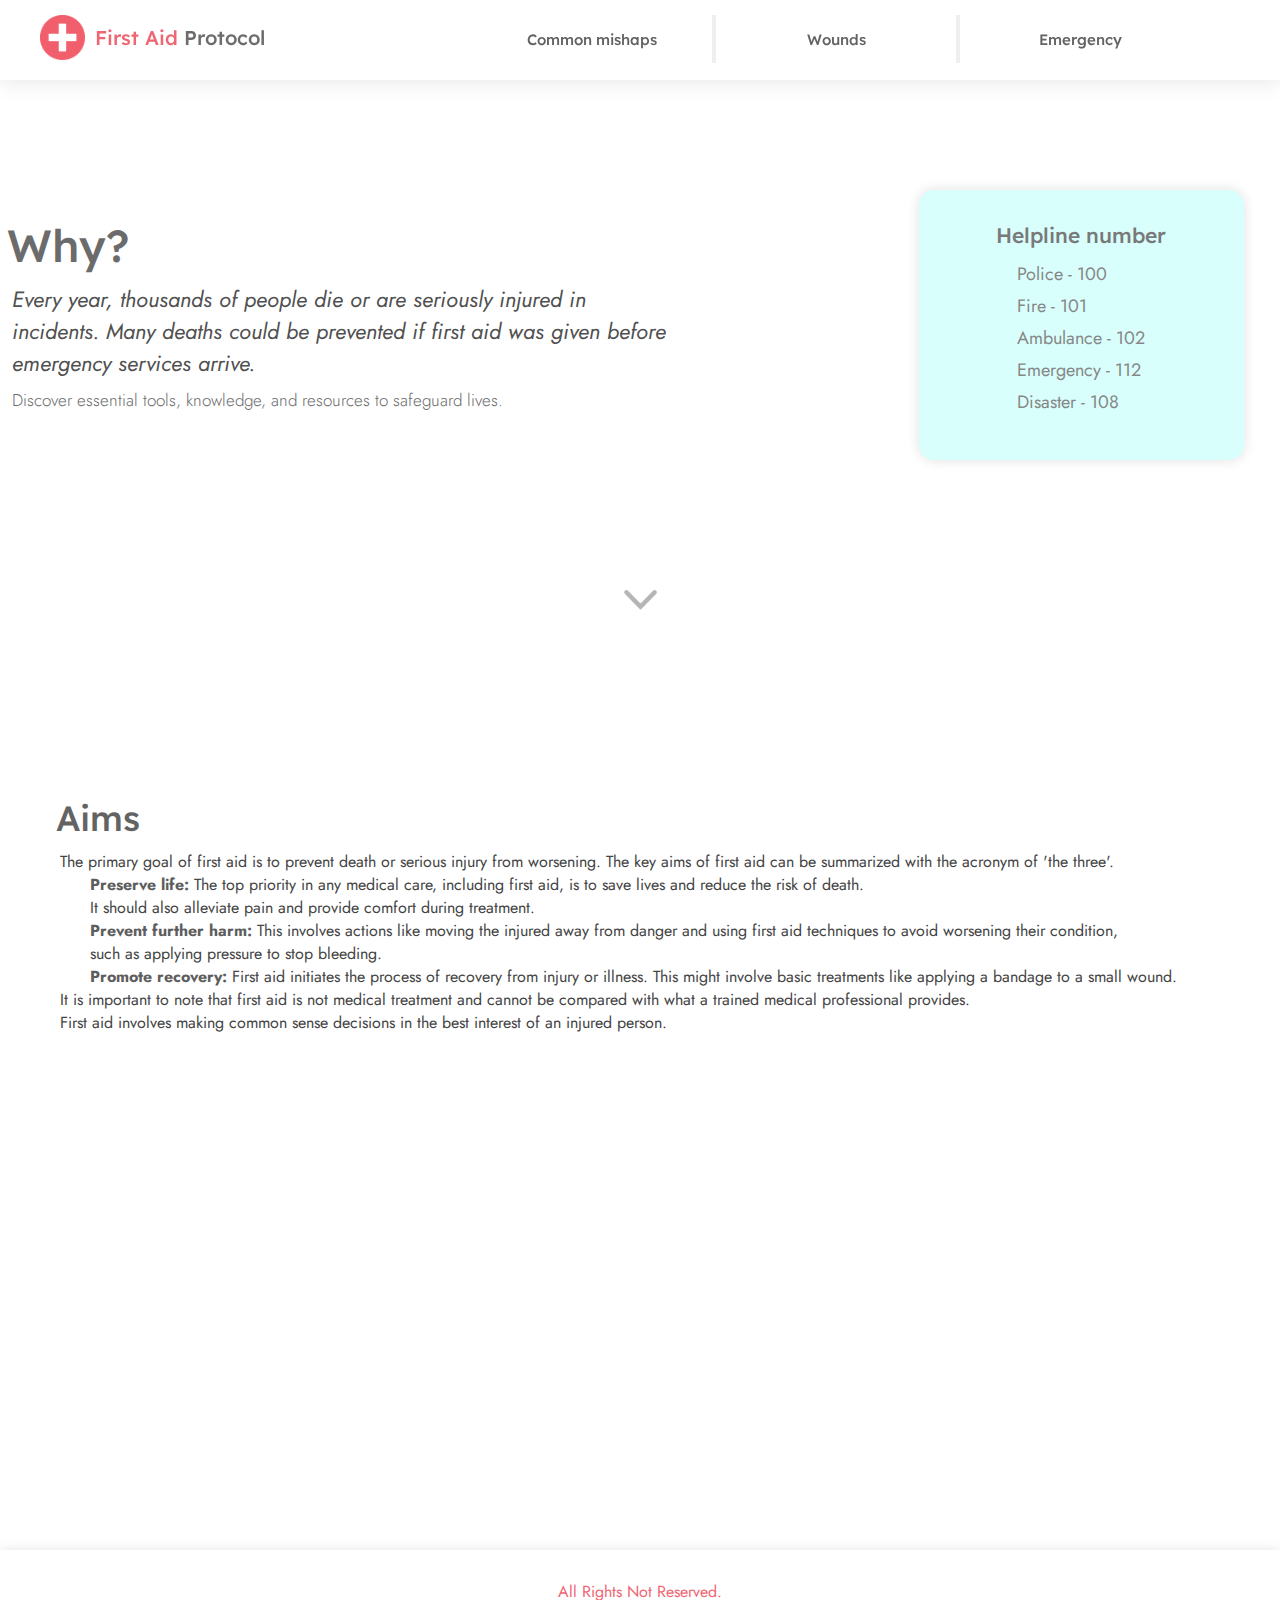
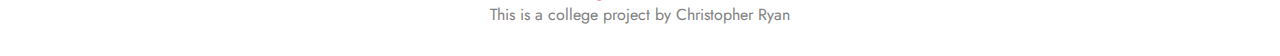
<file: index.html>
<!DOCTYPE html>
<html lang="en">
<head>
    <meta charset="UTF-8">
    <meta name="viewport" content="width=device-width, initial-scale=1.0">
    <title>Safety Protocol</title>
    <link rel="stylesheet" href="index.css">
</head>
<body>
    <div class="navbar">
        <a href="index.html">
            <div class="logo">
                <img id="FAimg" src="Images/First aid.png"><p id="logotext"><span id="red">First Aid</span> Protocol</p>
            </div>
        </a>
        <div class="sepbox">
            <div class="options">
             <a href="emergency.html" class="hover-effect">Emergency</a>
            </div>
                <div class="seperationblock"></div>
            <div class="options">
            <a href="wounds.html" class="hover-effect">Wounds</a>
            </div>
                <div class="seperationblock"></div>
            <div class="options">
            <a href="commonaccidents.html" class="hover-effect">Common mishaps</a>
            </div>
        </div>
    </div>
<div class="pagecontent">
    <div class="parafirst">
        <p class="introwhy">Why?</p>
        <p class="intro">
        Every year, thousands of people die or are seriously injured in <br>
        incidents. Many deaths could be prevented if first aid was given before <br>
        emergency services arrive.</p>    
        <p class="discover">
        Discover essential tools, knowledge, and resources to safeguard lives.<br>
        </p>
    </div>
    <div class="box">
        <p class="boxheader">Helpline number</p>
        <p class="boxcontent">Police - 100<br>
        Fire - 101<br>
        Ambulance - 102<br>
        Emergency - 112<br>
        Disaster - 108<br>
        </p>
    </div>
</div>
<div class="arrowdown">
    <a href="#anchorbone">
    <img id="ADimg" src="Images/Vector 2.jpg">
    </a> 
</div>
<div id="anchorbone"></div>

<div class="Intropoints">
    <p id="introheader">Aims</p>
    <p class="infotext">
        The primary goal of first aid is to prevent death or serious injury from worsening. The key aims of first aid can be summarized with the acronym of 'the three'.<br>
        <p class="infotextage">
            <b>Preserve life:</b> The top priority in any medical care, including first aid, is to save lives and reduce the risk of death.<br>
            It should also alleviate pain and provide comfort during treatment.<br>
            <b>Prevent further harm:</b> This involves actions like moving the injured away from danger and using first aid techniques to avoid worsening their condition,<br>
            such as applying pressure to stop bleeding.<br>
            <b>Promote recovery:</b> First aid initiates the process of recovery from injury or illness. This might involve basic treatments like applying a bandage to a small wound.<br>
        </p>
        <p class="infotext">It is important to note that first aid is not medical treatment and cannot be compared with what a trained medical professional provides.<br>
        First aid involves making common sense decisions in the best interest of an injured person.
    </p>
</div>
<div id="videofeel">
    <iframe width="530" height="300" src="https://www.youtube.com/embed/YQNXJpuLKwU?si=_6zQR806I1_XHOiS" title="YouTube video player" frameborder="0" allow="accelerometer; autoplay; clipboard-write; encrypted-media; gyroscope; picture-in-picture; web-share" allowfullscreen></iframe>
</div>

<div id="footerka">
    <footer id="footer">
        <div class="footercontainer">
        <span id="red">All Rights Not Reserved.</span><br>
        This is a college project by Christopher Ryan
        </div>
    </footer>
</div>




</body>
</html>
</file>
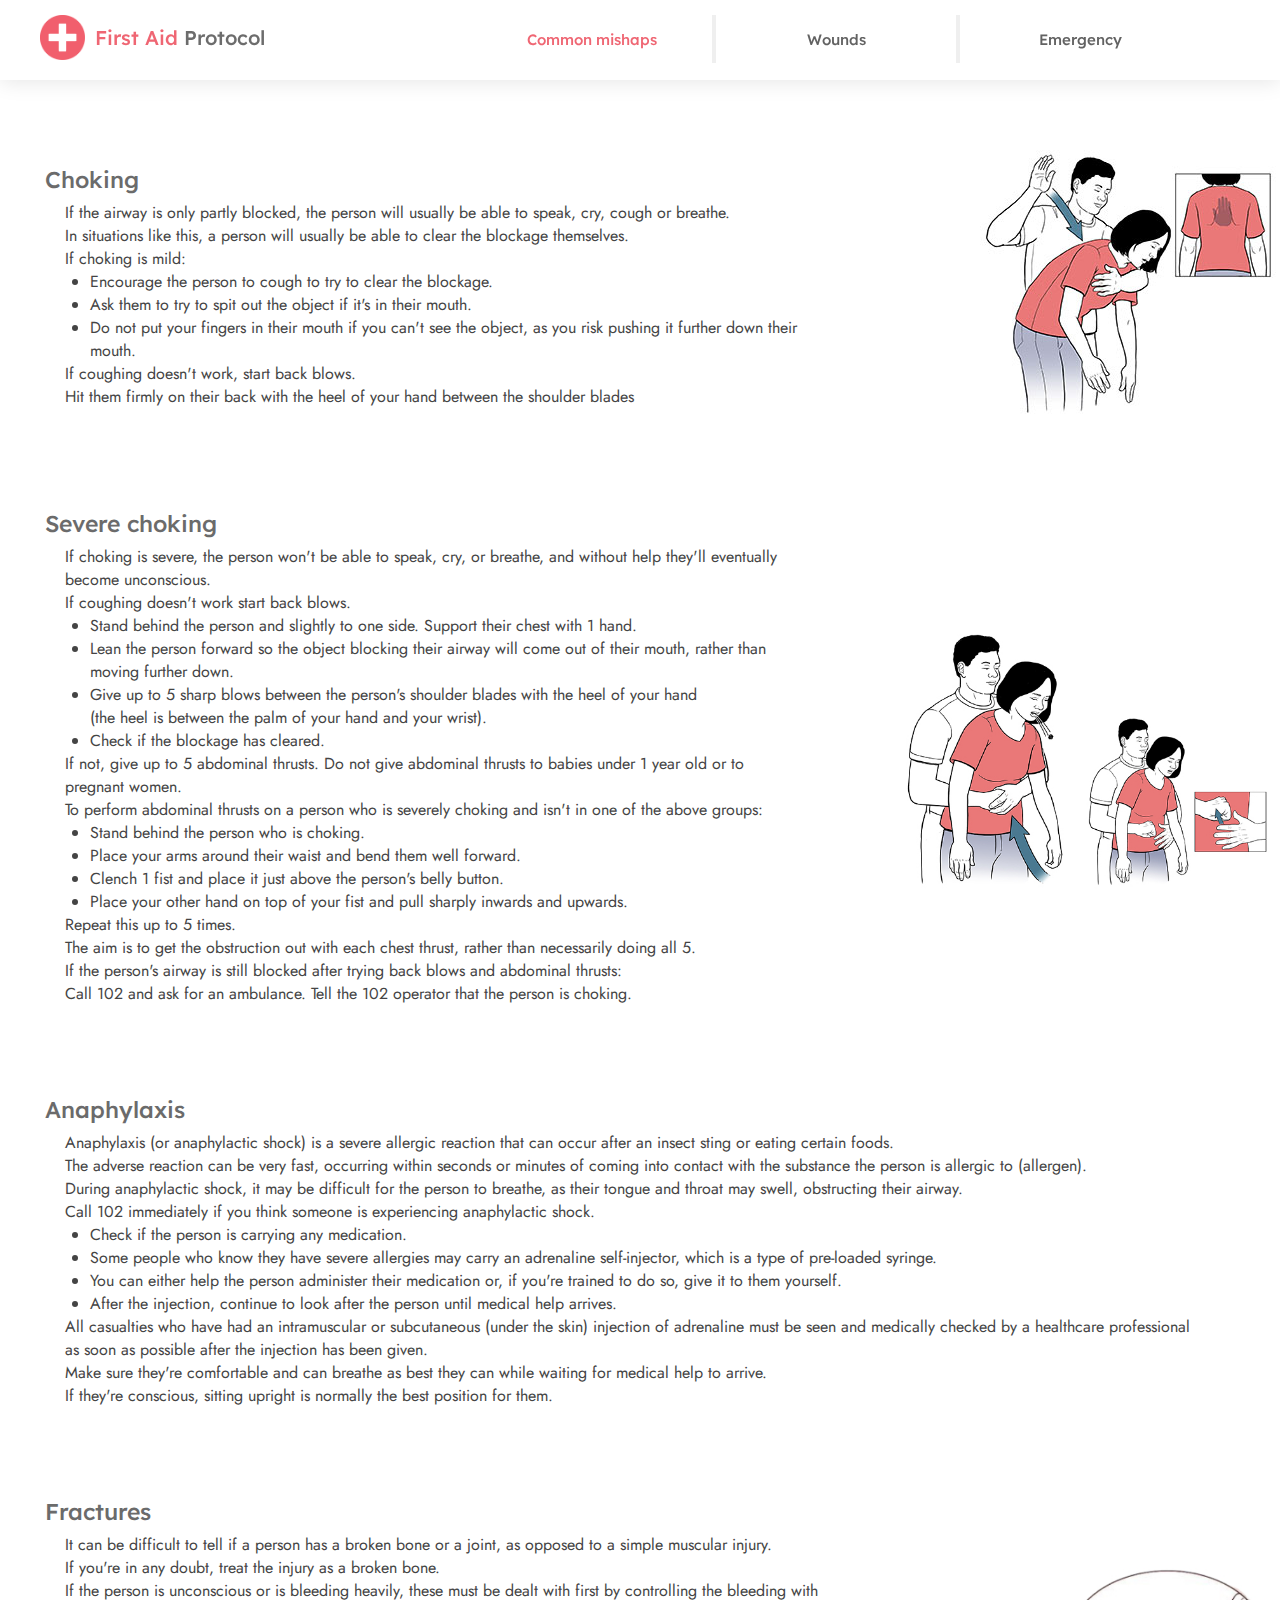
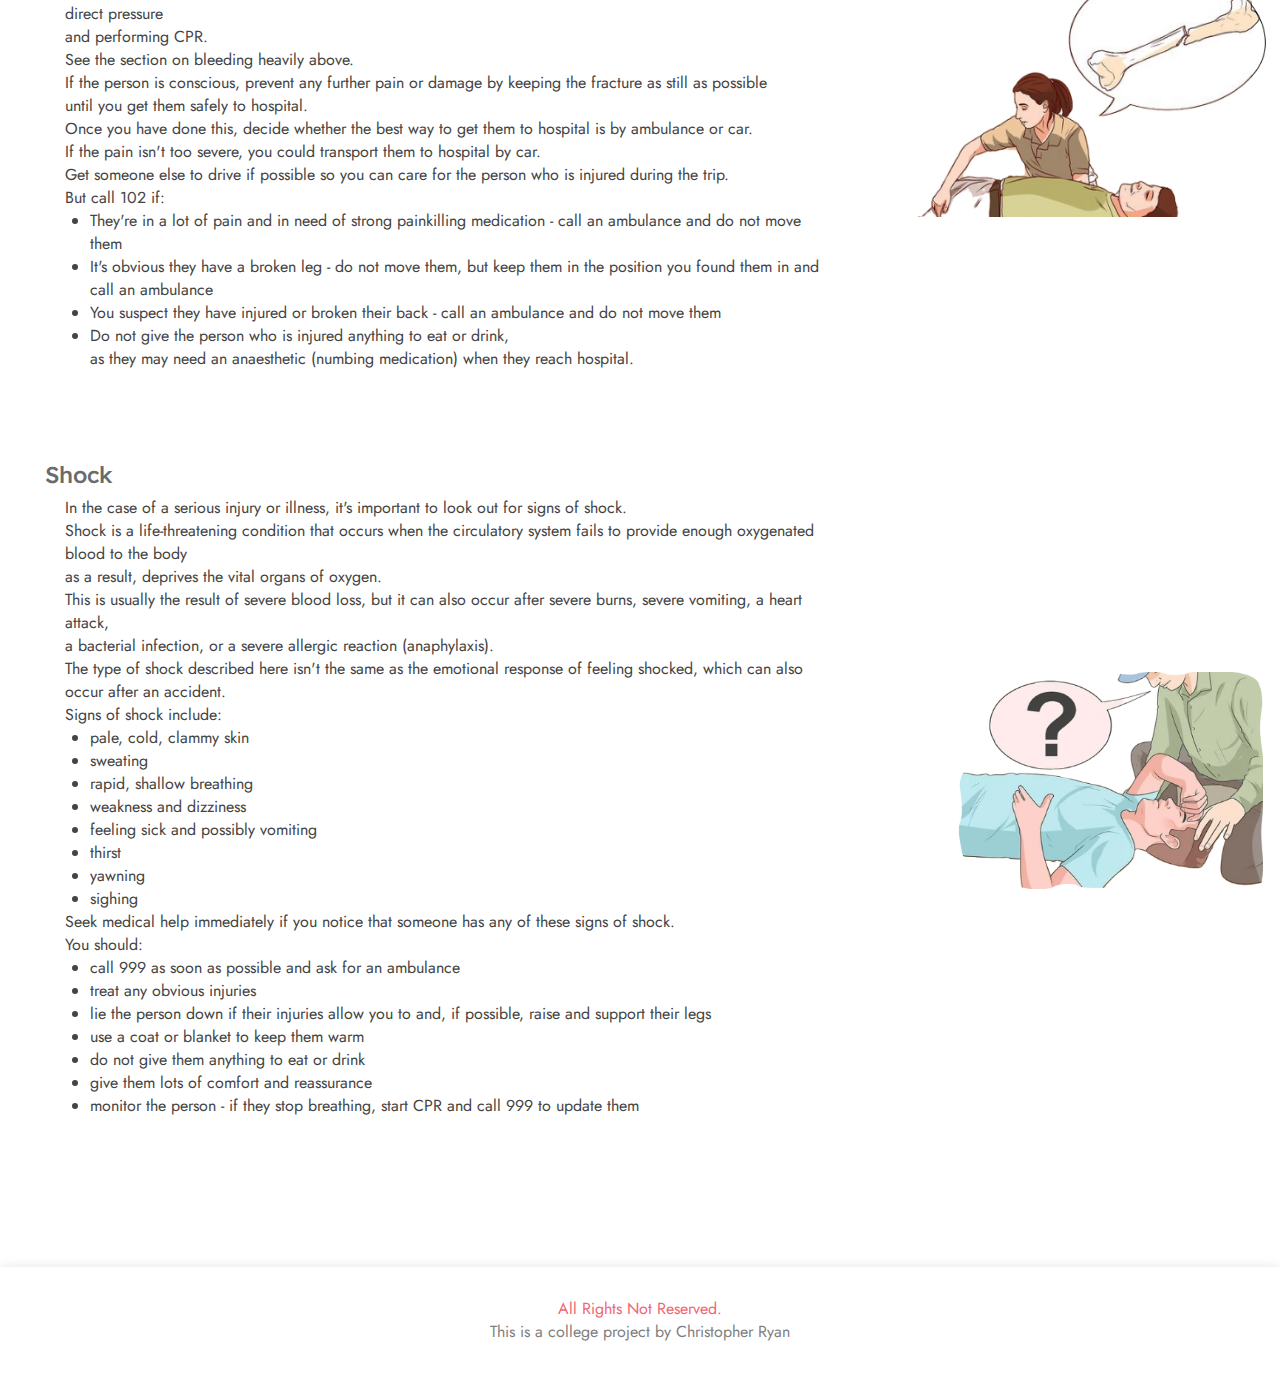
<file: commonaccidents.html>
<!DOCTYPE html>
<html lang="en">
<head>
    <meta charset="UTF-8">
    <meta name="viewport" content="width=device-width, initial-scale=1.0">
    <title>Safety Protocol</title>
    <link rel="stylesheet" href="index.css">
</head>
<body>
    <div class="navbar">
        <a href="index.html">
        <div class="logo">
            <img id="FAimg" src="Images/First aid.png"><p id="logotext"><span id="red">First Aid</span> Protocol</p>
        </div>
        </a>
        <div class="sepbox">
        <div class="options">
        <a href="emergency.html" class="hover-effect">Emergency</a>
        </div>
            <div class="seperationblock"></div>
        <div class="options">
        <a href="wounds.html" class="hover-effect">Wounds</a>
        </div>
            <div class="seperationblock"></div>
        <div class="options">
        <a href="commonaccidents.html" id="red">Common mishaps</a>
        </div>
        </div>
    </div>

    <div class="infocontent">
        <div id="choking">
            <div id="chokingtext">
                <p id="infoheader">Choking</p>
                <p class="infotext">
                    If the airway is only partly blocked, the person will usually be able to speak, cry, cough or breathe.<br>
                    In situations like this, a person will usually be able to clear the blockage themselves.<br>
                    If choking is mild:<br>
                    <li>Encourage the person to cough to try to clear the blockage.</li>
                    <li>Ask them to try to spit out the object if it's in their mouth.</li>
                    <li>Do not put your fingers in their mouth if you can't see the object, as you risk pushing it further down their mouth.</li>
                    <p class="infotext">If coughing doesn't work, start back blows.<br>
                    Hit them firmly on their back with the heel of your hand between the shoulder blades</p>
                </p>      
            </div>
            <div id="chokingimg">
                <img src="Images/choking-process.jpg">
            </div>
        </div>

        <div id="severechoking">
            <div id="sevchokingtext"> 
                <p id="infoheader">Severe choking</p>
                <p class="infotext">
                    If choking is severe, the person won't be able to speak, cry, or breathe, and without help they'll eventually become unconscious.<br>
                    If coughing doesn't work start back blows.
                    <li>Stand behind the person and slightly to one side. Support their chest with 1 hand.</li>
                    <li>Lean the person forward so the object blocking their airway will come out of their mouth, rather than moving further down.</li>
                    <li>Give up to 5 sharp blows between the person's shoulder blades with the heel of your hand <br>(the heel is between the palm of your hand and your wrist).</li>
                    <li>Check if the blockage has cleared.</li>
                    <p class="infotext">If not, give up to 5 abdominal thrusts.
                    Do not give abdominal thrusts to babies under 1 year old or to pregnant women.<br>
                    To perform abdominal thrusts on a person who is severely choking and isn't in one of the above groups:</p>
                    <li>Stand behind the person who is choking.</li>
                    <li>Place your arms around their waist and bend them well forward.</li>
                    <li>Clench 1 fist and place it just above the person's belly button.</li>
                    <li>Place your other hand on top of your fist and pull sharply inwards and upwards.</li>
                    <p class="infotext">Repeat this up to 5 times.<br>
                    The aim is to get the obstruction out with each chest thrust, rather than necessarily doing all 5.<br>
                    If the person's airway is still blocked after trying back blows and abdominal thrusts:<br>
                    Call 102 and ask for an ambulance. Tell the 102 operator that the person is choking.<br></p>
                </p>
            </div> 
            <div id="sevchokingimg">
                <div>
                    <img id="Frame2" src="Images/Frame 2.jpg">
                </div>
            </div>    
        </div> 
       
        <!--No images for this one -->
        <div id="allergy">
            <p id="infoheader">Anaphylaxis</p>
            <p class="infotext">
                Anaphylaxis (or anaphylactic shock) is a severe allergic reaction that can occur after an insect sting or eating certain foods.<br>
                The adverse reaction can be very fast, occurring within seconds or minutes of coming into contact with the substance the person is allergic to (allergen).<br>
                During anaphylactic shock, it may be difficult for the person to breathe, as their tongue and throat may swell, obstructing their airway.<br>
                Call 102 immediately if you think someone is experiencing anaphylactic shock.<br>
                <li>Check if the person is carrying any medication.</li>
                <li>Some people who know they have severe allergies may carry an adrenaline self-injector, which is a type of pre-loaded syringe.</li>
                <li>You can either help the person administer their medication or, if you're trained to do so, give it to them yourself.</li>
                <li>After the injection, continue to look after the person until medical help arrives.</li>
                <p class="infotext">All casualties who have had an intramuscular or subcutaneous (under the skin) injection of adrenaline must be seen and medically checked by a healthcare professional<br>
                as soon as possible after the injection has been given.<br>
                Make sure they're comfortable and can breathe as best they can while waiting for medical help to arrive.<br>
                If they're conscious, sitting upright is normally the best position for them.</p>
            </p>
        </div>

        <div id="fracture">
            <div id="fracturetext">
                <p id="infoheader">Fractures</p>
                <p class="infotext">
                    It can be difficult to tell if a person has a broken bone or a joint, as opposed to a simple muscular injury.<br>
                    If you're in any doubt, treat the injury as a broken bone.<br>
                    If the person is unconscious or is bleeding heavily, these must be dealt with first by controlling the bleeding with direct pressure<br>
                    and performing CPR.<br>
                    See the section on bleeding heavily above.<br>
                    If the person is conscious, prevent any further pain or damage by keeping the fracture as still as possible<br>
                    until you get them safely to hospital.<br>
                    Once you have done this, decide whether the best way to get them to hospital is by ambulance or car.<br>
                    If the pain isn't too severe, you could transport them to hospital by car.<br>
                    Get someone else to drive if possible so you can care for the person who is injured during the trip.<br>
                    But call 102 if:
                    <li>They're in a lot of pain and in need of strong painkilling medication - call an ambulance and do not move them</li>
                    <li>It's obvious they have a broken leg - do not move them, but keep them in the position you found them in and call an ambulance</li>
                    <li>You suspect they have injured or broken their back - call an ambulance and do not move them</li>
                    <li>Do not give the person who is injured anything to eat or drink,<br>
                    as they may need an anaesthetic (numbing medication) when they reach hospital.</li>
                </p>
            </div>
            <div id="fractureimg">
                <img id="fractureimgedit" src="Images/fracture1.jpg">
            </div>
        </div>    

        <div id="shock">
            <div id="shocktext">
                <p id="infoheader">Shock</p>
                <p class="infotext">
                    In the case of a serious injury or illness, it's important to look out for signs of shock.<br>
                    Shock is a life-threatening condition that occurs when the circulatory system fails to provide enough oxygenated blood to the body<br>
                    as a result, deprives the vital organs of oxygen.<br>
                    This is usually the result of severe blood loss, but it can also occur after severe burns, severe vomiting, a heart attack,<br>
                    a bacterial infection, or a severe allergic reaction (anaphylaxis).<br>
                    The type of shock described here isn't the same as the emotional response of feeling shocked, which can also occur after an accident.<br>
                    Signs of shock include:<br>
                    <li>pale, cold, clammy skin</li>
                    <li>sweating</li>
                    <li>rapid, shallow breathing</li>
                    <li>weakness and dizziness</li>
                    <li>feeling sick and possibly vomiting</li>
                    <li>thirst</li>
                    <li>yawning</li>
                    <li>sighing</li>
                    <p class="infotext">Seek medical help immediately if you notice that someone has any of these signs of shock.<br>
                    You should:</p>
                    <li>call 999 as soon as possible and ask for an ambulance</li>
                    <li>treat any obvious injuries</li>
                    <li>lie the person down if their injuries allow you to and, if possible, raise and support their legs</li>
                    <li>use a coat or blanket to keep them warm</li>
                    <li>do not give them anything to eat or drink</li>
                    <li>give them lots of comfort and reassurance</li>
                    <li>monitor the person - if they stop breathing, start CPR and call 999 to update them</li>
                </p>
            </div>
            <div id="shockimg">
                <img id="shockimgedit" src="Images/shock.jpg">
            </div>
        </div>
   </div>


   
<div id="footerka">
    <footer id="footer">
        <div class="footercontainer">
        <span id="red">All Rights Not Reserved.</span><br>
        This is a college project by Christopher Ryan
        </div>
    </footer>
</div>


</body>
</html>
</file>
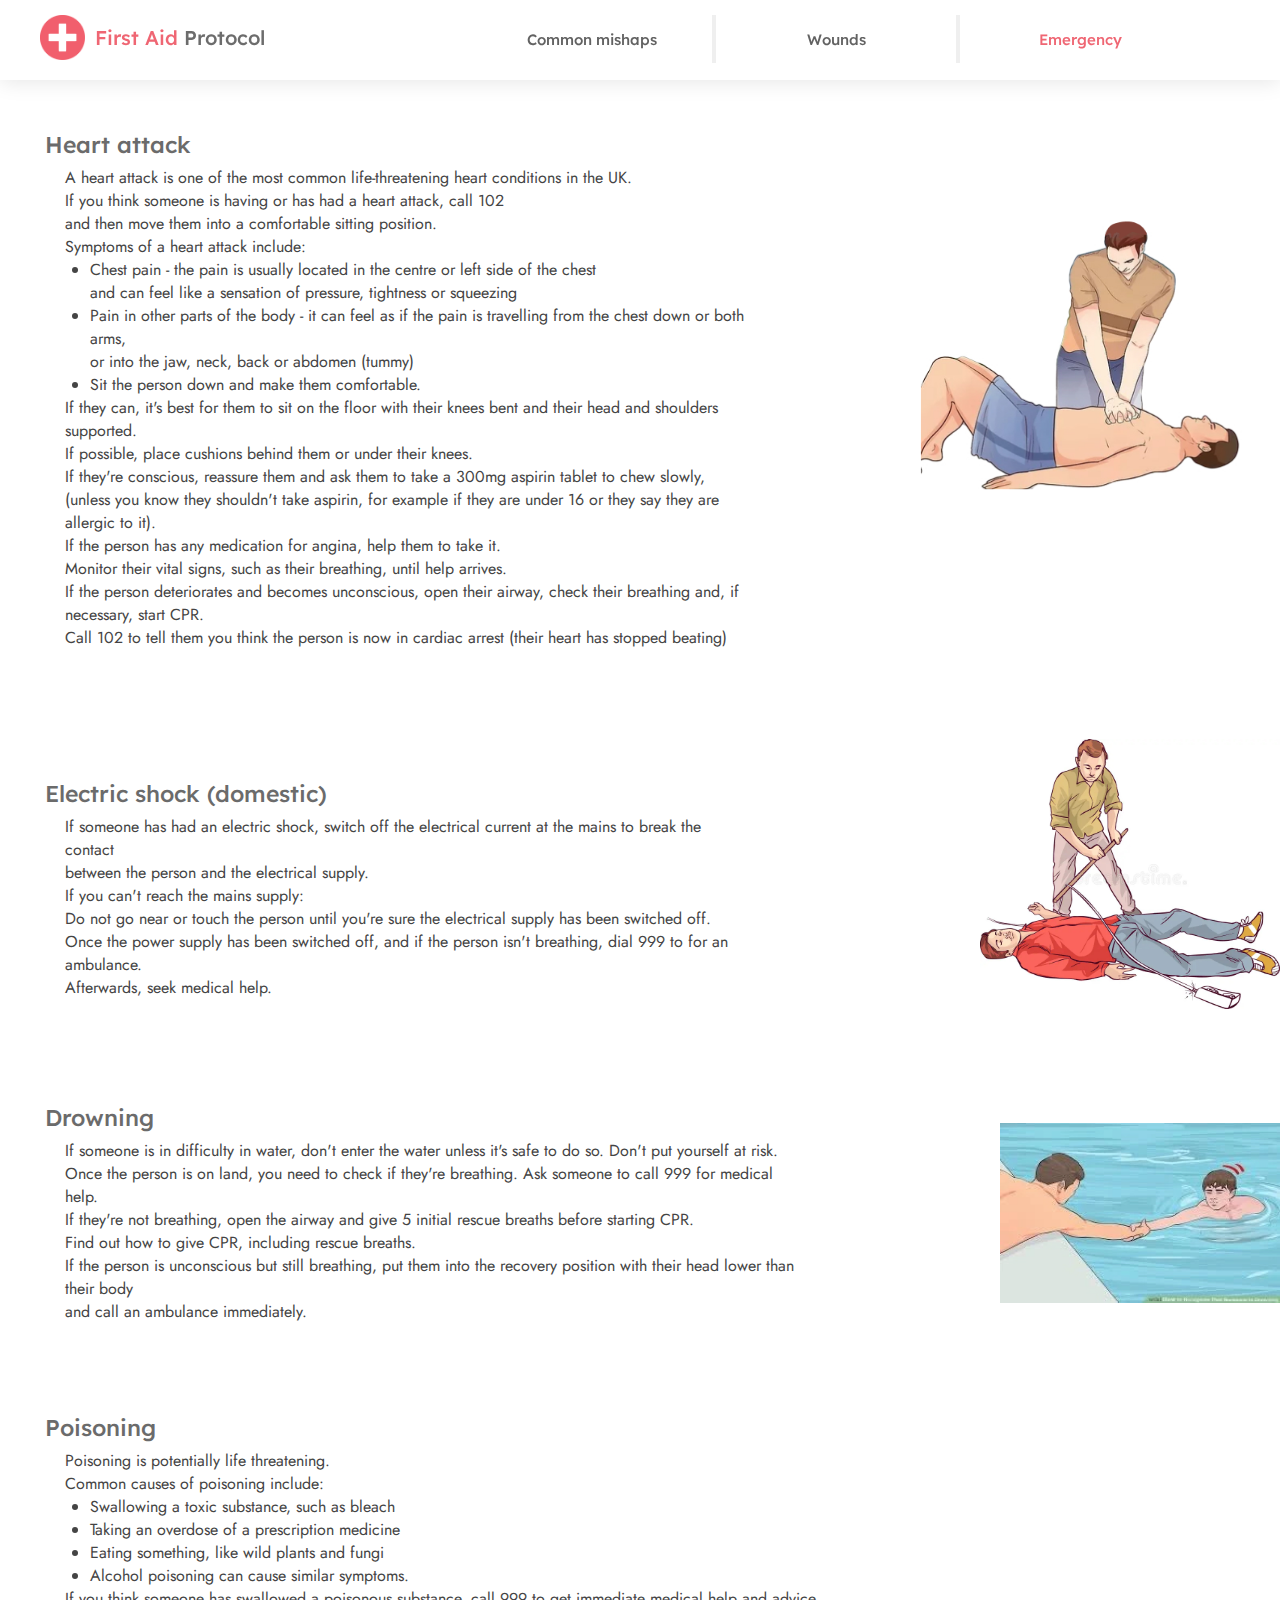
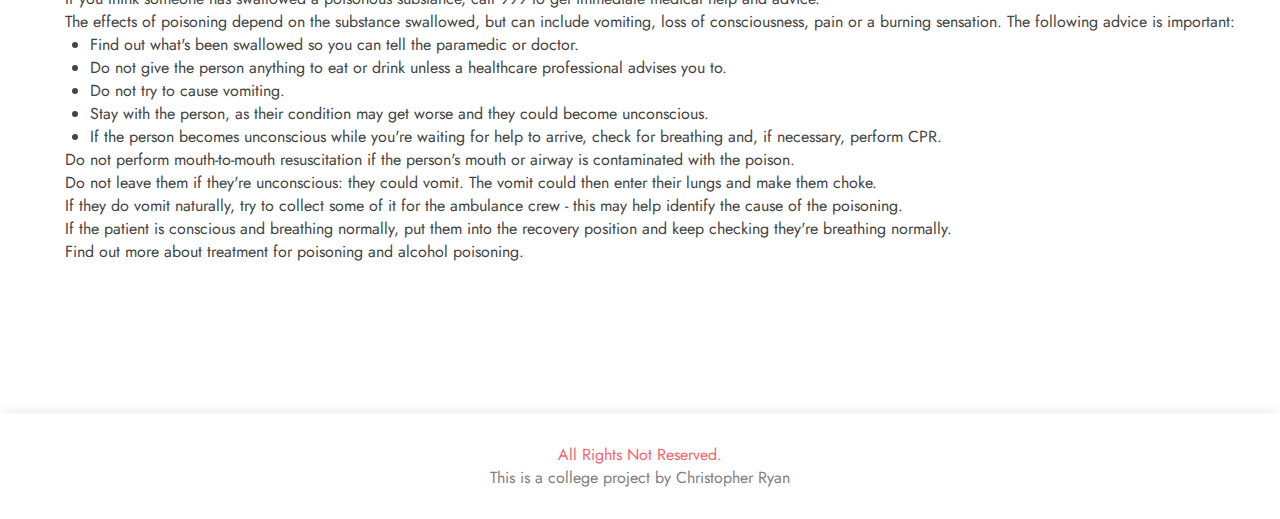
<file: emergency.html>
<!DOCTYPE html>
<html lang="en">
<head>
    <meta charset="UTF-8">
    <meta name="viewport" content="width=device-width, initial-scale=1.0">
    <title>Safety Protocol</title>
    <link rel="stylesheet" href="index.css">
</head>
<body>
    <div class="navbar">
        <a href="index.html">
        <div class="logo">
            <img id="FAimg" src="Images/First aid.png"><p id="logotext"><span id="red">First Aid</span> Protocol</p>
        </div>
        </a>
        <div class="sepbox">
        <div class="options">
        <a href="emergency.html" id="red">Emergency</a>
        </div>
            <div class="seperationblock"></div>
        <div class="options">
        <a href="wounds.html" class="hover-effect">Wounds</a>
        </div>
            <div class="seperationblock"></div>
        <div class="options">
        <a href="commonaccidents.html" class="hover-effect">Common mishaps</a>
        </div>
        </div>
    </div>

    <div class="infocontent">
        <div id="heartattack">
            <div id="heartattacktext">
                <p id="infoheader">Heart attack</p>
                <p class="infotext">
                    A heart attack is one of the most common life-threatening heart conditions in the UK.<br>
                    If you think someone is having or has had a heart attack, call 102<br>
                    and then move them into a comfortable sitting position.<br>
                    Symptoms of a heart attack include:<br>
                    <li>Chest pain - the pain is usually located in the centre or left side of the chest<br>
                    and can feel like a sensation of pressure, tightness or squeezing</li>
                    <li>Pain in other parts of the body - it can feel as if the pain is travelling from the chest down or both arms,<br>
                    or into the jaw, neck, back or abdomen (tummy)</li>
                    <li>Sit the person down and make them comfortable.</li>
                    <p class="infotext">If they can, it's best for them to sit on the floor with their knees bent and their head and shoulders supported.<br>
                    If possible, place cushions behind them or under their knees.<br>
                    If they're conscious, reassure them and ask them to take a 300mg aspirin tablet to chew slowly,<br>
                    (unless you know they shouldn't take aspirin, for example if they are under 16 or they say they are allergic to it).<br>
                    If the person has any medication for angina, help them to take it.<br>
                    Monitor their vital signs, such as their breathing, until help arrives.<br>
                    If the person deteriorates and becomes unconscious, open their airway, check their breathing and, if necessary, start CPR.<br>
                    Call 102 to tell them you think the person is now in cardiac arrest (their heart has stopped beating)</p>
                </p>
            </div>    
                <div id="heartattackimg">
                    <img id="heart" src="Images/heart.jpg">
                </div>
        </div>


        <div id="electricshock">
            <div id="eshocktext">
                <p id="infoheader">Electric shock (domestic)</p>
                <p class="infotext">
                    If someone has had an electric shock, switch off the electrical current at the mains to break the contact<br>
                    between the person and the electrical supply.<br>
                    If you can't reach the mains supply:<br>
                    Do not go near or touch the person until you're sure the electrical supply has been switched off.<br>
                    Once the power supply has been switched off, and if the person isn't breathing, dial 999 to for an ambulance.<br>
                    Afterwards, seek medical help.
                </p>
            </div>
            <div id="eshockimg">
                <img id="eshockimgedit" src="Images/eshock.jpg">
            </div>
        </div>


        <div id="drowning">
            <div id="drowningtext">
                <p id="infoheader">Drowning</p>
                <p class="infotext">
                    If someone is in difficulty in water, don't enter the water unless it's safe to do so. Don't put yourself at risk.<br>
                    Once the person is on land, you need to check if they're breathing. Ask someone to call 999 for medical help.<br>
                    If they're not breathing, open the airway and give 5 initial rescue breaths before starting CPR.<br>
                    Find out how to give CPR, including rescue breaths.<br>
                    If the person is unconscious but still breathing, put them into the recovery position with their head lower than their body<br>
                    and call an ambulance immediately.
                </p>
            </div>
            <div id="drowningimg">
                <img id="drowningimgedit" src="Images/drown.jpg">
            </div>
        </div>

        <!-- No image in this one -->
        <div id="poisoning">
            <p id="infoheader">Poisoning</p>
            <p class="infotext">
                Poisoning is potentially life threatening.<br>
                Common causes of poisoning include:<br>
                <li>Swallowing a toxic substance, such as bleach</li>
                <li>Taking an overdose of a prescription medicine</li>
                <li>Eating something, like wild plants and fungi</li>
                <li>Alcohol poisoning can cause similar symptoms.</li>
                <p class="infotext">If you think someone has swallowed a poisonous substance, call 999 to get immediate medical help and advice.<br>
                The effects of poisoning depend on the substance swallowed, but can include vomiting, loss of consciousness, pain or a burning sensation.
                The following advice is important:</p>
                <li>Find out what's been swallowed so you can tell the paramedic or doctor.</li>
                <li>Do not give the person anything to eat or drink unless a healthcare professional advises you to.</li>
                <li>Do not try to cause vomiting.</li>
                <li>Stay with the person, as their condition may get worse and they could become unconscious.</li>
                <li>If the person becomes unconscious while you're waiting for help to arrive, check for breathing and, if necessary, perform CPR.</li>
                <p class="infotext">Do not perform mouth-to-mouth resuscitation if the person's mouth or airway is contaminated with the poison.<br>
                Do not leave them if they're unconscious: they could vomit. The vomit could then enter their lungs and make them choke.<br>
                If they do vomit naturally, try to collect some of it for the ambulance crew - this may help identify the cause of the poisoning.<br>
                If the patient is conscious and breathing normally, put them into the recovery position and keep checking they're breathing normally.<br>
                Find out more about treatment for poisoning and alcohol poisoning.
            </p>
        </div>
    </div>

<div id="footerka">
        <footer id="footer">
            <div class="footercontainer">
            <span id="red">All Rights Not Reserved.</span><br>
            This is a college project by Christopher Ryan
            </div>
        </footer>
</div>
    

</body>
</html>
</file>
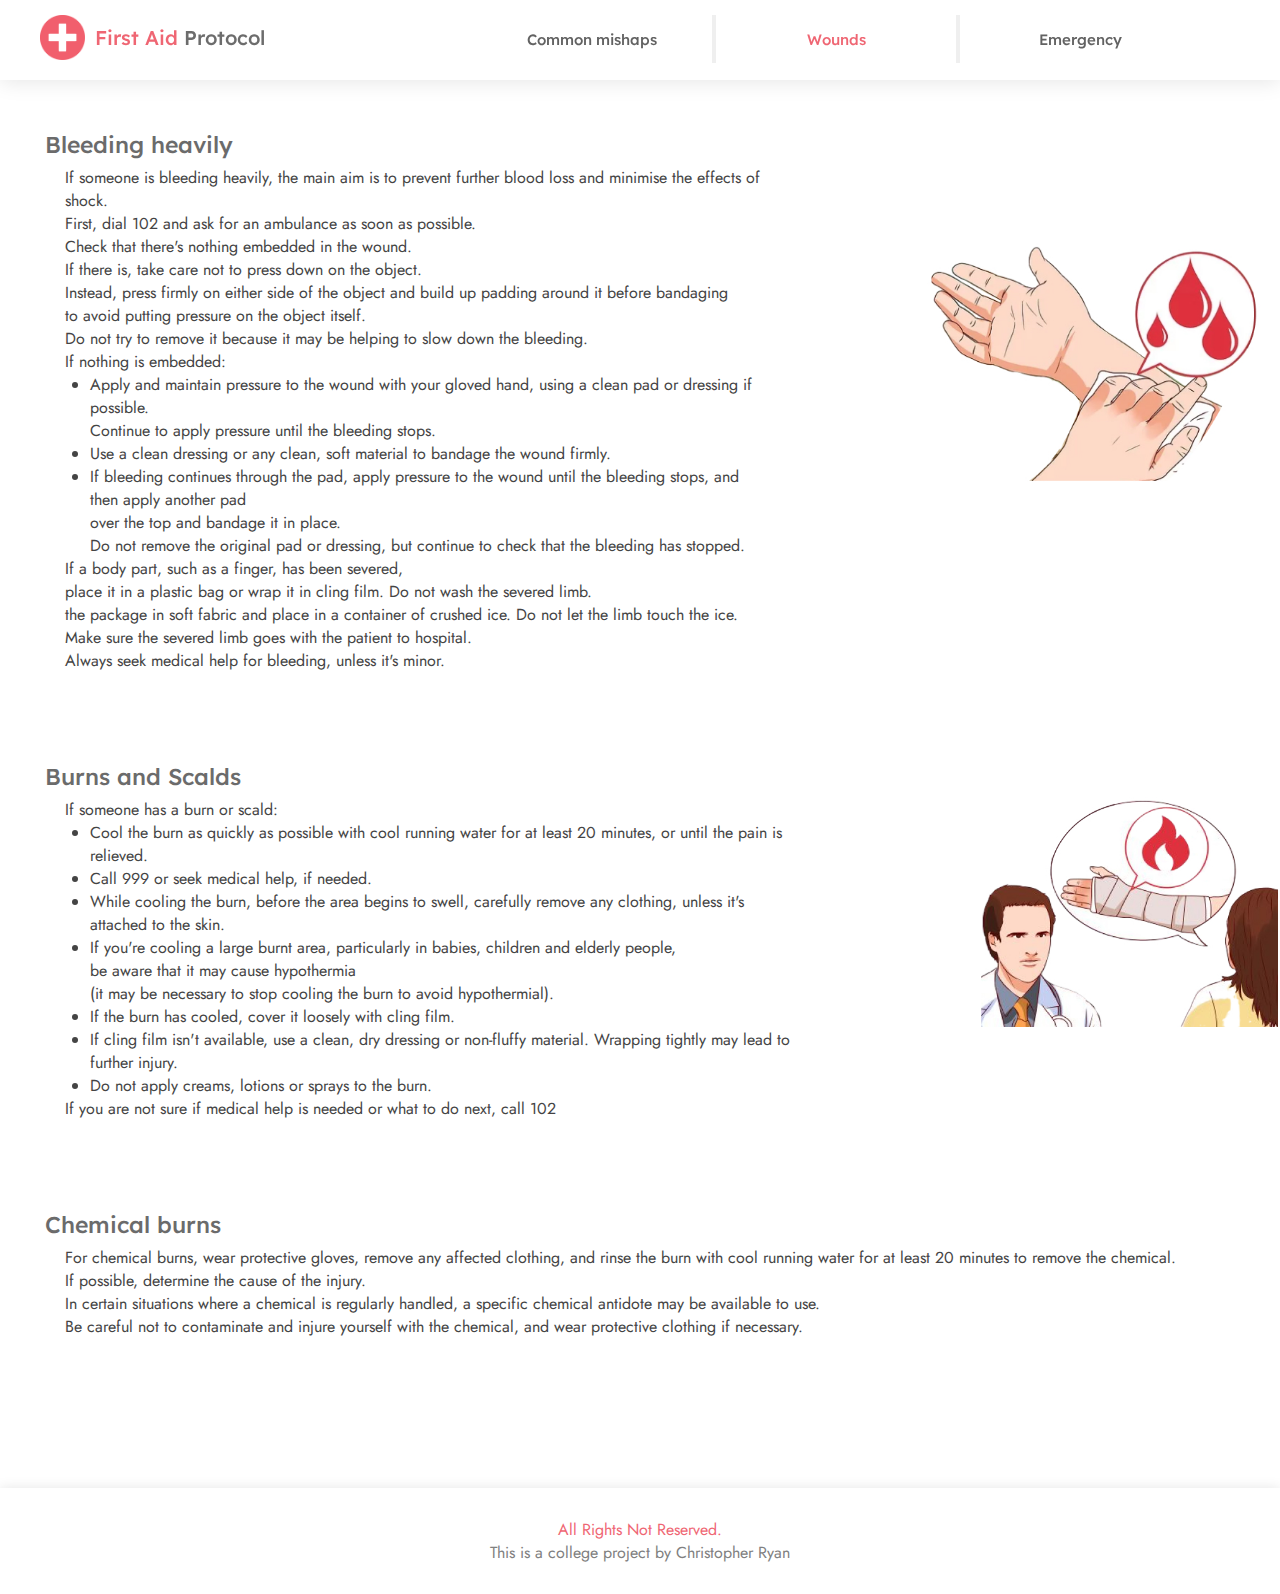
<file: wounds.html>
<!DOCTYPE html>
<html lang="en">
<head>
    <meta charset="UTF-8">
    <meta name="viewport" content="width=device-width, initial-scale=1.0">
    <title>Safety Protocol</title>
    <link rel="stylesheet" href="index.css">
</head>
<body>
    <div class="navbar">
        <a href="index.html">
        <div class="logo">
            <img id="FAimg" src="Images/First aid.png"><p id="logotext"><span id="red">First Aid</span> Protocol</p>
        </div>
        </a>
        <div class="sepbox">
        <div class="options">
        <a href="emergency.html" class="hover-effect">Emergency</a>
        </div>
            <div class="seperationblock"></div>
        <div class="options" >
        <a href="wounds.html" id="red">Wounds</a>
        </div>
            <div class="seperationblock"></div>
        <div class="options">
        <a href="commonaccidents.html" class="hover-effect">Common mishaps</a>
        </div>
        </div>
    </div>

    <div class="infocontent">
        <div id="bleeding">     
            <div id="bleedtext">   
                <p id="infoheader">Bleeding heavily</p>
                <p class="infotext">
                    If someone is bleeding heavily, the main aim is to prevent further blood loss and minimise the effects of shock.<br>
                    First, dial 102 and ask for an ambulance as soon as possible.<br>
                    Check that there's nothing embedded in the wound.<br>
                    If there is, take care not to press down on the object.<br>
                    Instead, press firmly on either side of the object and build up padding around it before bandaging<br>
                    to avoid putting pressure on the object itself.<br>
                    Do not try to remove it because it may be helping to slow down the bleeding.<br>
                    If nothing is embedded:<br>
                    <li>Apply and maintain pressure to the wound with your gloved hand, using a clean pad or dressing if possible.<br> 
                    Continue to apply pressure until the bleeding stops.</li>
                    <li>Use a clean dressing or any clean, soft material to bandage the wound firmly.</li>
                    <li>If bleeding continues through the pad, apply pressure to the wound until the bleeding stops, and then apply another pad<br>
                    over the top and bandage it in place.<br>
                    Do not remove the original pad or dressing, but continue to check that the bleeding has stopped.</li>
                    <p class="infotext">If a body part, such as a finger, has been severed,<br>
                    place it in a plastic bag or wrap it in cling film. Do not wash the severed limb.<br>
                    the package in soft fabric and place in a container of crushed ice. Do not let the limb touch the ice.<br>
                    Make sure the severed limb goes with the patient to hospital.<br>
                    Always seek medical help for bleeding, unless it's minor.</p>
                </p>
            </div> 
            <div id="bleedimg">
                <img id="bleedimgedit" src="Images/bleed3.jpg">
            </div>
        </div>

        <div id="burnscald">
            <div id="burntext">
                <p id="infoheader">Burns and Scalds</p>
                <p class="infotext">
                    If someone has a burn or scald:<br>
                    <li>Cool the burn as quickly as possible with cool running water for at least 20 minutes, or until the pain is relieved.</li>
                    <li>Call 999 or seek medical help, if needed.</li>
                    <li>While cooling the burn, before the area begins to swell, carefully remove any clothing, unless it's attached to the skin.</li>
                    <li>If you're cooling a large burnt area, particularly in babies, children and elderly people,<br>
                    be aware that it may cause hypothermia <br>
                    (it may be necessary to stop cooling the burn to avoid hypothermial).</li>
                    <li>If the burn has cooled, cover it loosely with cling film. </li>
                    <li>If cling film isn't available, use a clean, dry dressing or non-fluffy material. Wrapping tightly may lead to further injury.</li>
                    <li>Do not apply creams, lotions or sprays to the burn.</li>
                    <p class="infotext">If you are not sure if medical help is needed or what to do next, call 102</p>
                </p>
            </div>    
            <div id="burnimg">
                <img id="burnimgedit" src="Images/burn.jpg">
            </div>
            
        </div>


        <!--No images for this one -->
        <p id="infoheader">Chemical burns</p>
        <p class="infotext">
        For chemical burns, wear protective gloves, remove any affected clothing, and rinse the burn with cool running water for at least 20 minutes to remove the chemical.<br>
        If possible, determine the cause of the injury.<br>
        In certain situations where a chemical is regularly handled, a specific chemical antidote may be available to use.<br>
        Be careful not to contaminate and injure yourself with the chemical, and wear protective clothing if necessary.
        </p>
    </div>


<div id="footerka">
        <footer id="footer">
            <div class="footercontainer">
            <span id="red">All Rights Not Reserved.</span><br>
            This is a college project by Christopher Ryan
            </div>
        </footer>
</div> 



</body>
</html>
</file>
<file: index.css>
/* Welcome to the jungle */
/* Ctrl + F is your bestfriend here*/ 
/* Don't get lost*/


@font-face {
  font-family:"Lexend";
  src: url("Font/Lexend-Medium.ttf");
}

@font-face {
  font-family: "Jost";
  src: url("Font/Jost-Italic-VariableFont_wght.ttf");
}

@font-face {
  font-family: "JostR";
  src: url("Font/Jost-VariableFont_wght.ttf");
}

@font-face {
  font-family: "JostL";
  src: url("Font/Jost-Light.ttf");
}

@font-face {
  font-family: "LexendL";
  src: url("Font/Lexend-Light.ttf");
}

* {
  margin: 0;
  padding: 0;
  box-sizing: border-box;
}

html {
  scroll-behavior:smooth; 
}

html {
  scroll-behavior: smooth; /* Enable smooth scrolling behavior */
}

#FAimg{
  width: 45px;
  height: 45px;
}

#ADimg{
  width: 33px;
  height: 20px;
}

.navbar {
  background-color: #ffffff;
  height: 80px;
  box-shadow: 0px 2px 20px 0px rgba(0, 0, 0, 0.10);
  overflow: hidden;
  padding-left: 20px;
  padding-right: 80px;
  position: fixed;
  top: 0%;
  width: 100%;
}

.logo {
  display: inline-flex;
  flex-direction: row;
  align-items: center;
  float: left;
  justify-content: space-around;
  font-family: Lexend;
  font-size: 20px;
  text-align: center;
  padding: 15px 20px;
  text-decoration: none;
}

.logo a{
  text-decoration: none;
  color: #EF4D5C
}

#logotext{
  align-content: center;
  margin-left: 10px;
  color: rgb(108, 108, 108);
}

.sepbox{
  display:flex;
  float: right;
  flex-direction:row-reverse;
}

.seperationblock{
  width: 4px;
  height: 48px;
  background-color: rgb(239, 239, 239);
  margin-top: 15px;
}

#red{
  color: #ef6673
}

.options {
  display: flex;
  float: right;
  justify-content: center;
  font-family: Lexend;
  width: 240px;
  font-size: 15px;
  padding: 30px 20px;
} 

.options a{
  text-decoration: none;
  color: rgb(90, 90, 90);
}

.pagecontent{
  background-color: rgb(255, 255, 255);
  display: flex;
  height: 350px;
  justify-content: space-around;
  margin-top: 190px;
}

.parafirst{
  background-color: rgb(255, 255, 255);
  float: left;
  display: flex;
  flex-direction: column;
  margin-right: 240px;
  margin-top: 27px;
}

.introwhy{
 font-family: Lexend;
 font-size: 45px;
 color: rgb(107, 107, 107);
 margin-bottom: 10px;
}

.intro{
  font-family: Jost;
  font-size: 22px;
  color: rgb(80, 80, 80);
  margin-left: 5px;
}

.discover{
  color: rgb(107, 107, 107);
  font-family: JostL;
  font-size: 17px;
  margin-left: 5px;
  margin-top: 10px;
  line-height: 22px;
}

.box{
  border-radius: 15.3px;
  background: #d8fffc;
  box-shadow: -1.52998px -1.52998px 13px 0px rgba(0, 0, 0, 0.06), 1.52998px 1.52998px 13px 0px rgba(0, 0, 0, 0.06);
  width: 325px;
  height: 270px;
  margin-right: 30px;
}

.boxheader{
 font-family: Lexend;
 font-size: 21px;
 color: rgb(121, 121, 121);
 text-align: center;
 padding-top: 32px;
}

.boxcontent{
  font-family: JostR;
  font-size: 18px;
  color: rgb(135, 135, 135);
  text-align: left;
  margin-top: 10px;
  padding-left: 98px;
  line-height: 32px;
}

a#selected{
  color: #EF4D5C;
}

li{
  color: rgb(68, 68, 68);
  font-family: JostR;
  margin-left: 45px;
}

.infocontent{
  margin-left: 45px;
  margin-top: 130px;
}

#infoheader{
  font-family: Lexend;
  font-size: 23px;
  color: rgb(107, 107, 107);
  padding-bottom: 7px;
}

.infotext{
  font-family: JostR;
  margin-left: 20px;
  color: rgb(68, 68, 68);
}

.arrowdown{
  justify-content: center;
  display: flex;
  margin-top: 50px;
}

.Intropoints{
  display: flex;
  flex-direction: column;
  height: 300px;
  margin-left: 40px;
}

#introheader{
  font-family: Lexend;
  color: rgb(99, 99, 99);
  font-size: 35px;
  padding-left: 16px;
  padding-bottom: 10px;
  offset-anchor:initial;
}

.infotextage{
  font-family: JostR;
  margin-left: 50px;
  color: rgb(68, 68, 68);
}

#anchorbone{
  margin-top: 90px;
  margin-bottom: 90px;
  border-top: 2px solid;
  color: rgb(255, 255, 255);
}

b{
  color: rgb(93, 93, 93);
}

a.hover-effect {
  color: #626262; 
  text-decoration: none; 
  transition: color 0.3s; 
}

a.hover-effect:hover {
  color: #EF4D5C; /* text color change on hover */
}

#videofeel{
  text-align: center;
}

#Frame2{
  height: 265px;
}

#choking{
  display: flex;
  margin-bottom: 90px;
}

#chokingimg{
  padding-left: 160px;
  padding-top: 20px;
}

#chokingtext{
  margin-top: 35px;
}

#severechoking{
  display: flex;
  margin-bottom: 90px;
}

#sevchokingimg{
  padding-left: 90px;
  padding-top: 120px;
}

#allergy{
  margin-bottom: 90px;
}

#bleedimgedit{
  width: 420px;
  height: 280px;
  padding-left: 50px;
}

#bleeding{
  display: flex;
  margin-bottom: 90px;
}

#bleedimg{
  padding-top: 90px;
  padding-left: 90px;
}

#heart{
  width: 360px;
  height: 270px;
}

#heartattackimg{
  padding-left: 150px;
  padding-top: 90px;
}

#heartattack{
  display: flex;
  margin-bottom: 90px;
}

#burnscald{
  display: flex;
  margin-bottom: 90px;
}

#burnimg{
  padding-left: 180px;
  padding-top: 35px;
}

#burnimgedit{
  width: 300px;
  height: 230px;
}

#footer{
background: #fff;
box-shadow: 0px 0px 12px 0px rgba(0, 0, 0, 0.1);
padding: 30px 0;
color: #222222;
font-size: 14px
}

.footercontainer{
  font-family: JostR;
  text-align: center;
  font-size: medium;
  color: #808080;
}

#footerka{
  margin-top: 150px;
}

#fracture{
  display: flex;
  margin-bottom: 90px;
}

#fractureimgedit{
  width: 375px;
  height: 270px;
}

#fractureimg{
  padding-left: 80px;
  padding-top: 50px;
}

#shock{
  display: flex;
  margin-bottom: 90px;
}

#shockimg{
  padding-left: 100px;
  padding-top: 200px;
}

#shockimgedit{
  width: 340px;
  height: 240px;
}

#electricshock{
  margin-bottom: 90px;
}

#drowing{
  margin-bottom: 90px;
}

#poisoning{
  margin-bottom: 90px;
}

#drowning{
  display: flex;
  margin-bottom: 90px;
}

#drowningimg{
  padding-left: 190px;
  padding-top: 20px;
}

#drowningimgedit{
  width: 280px;
  height: 180px;
}

#electricshock{
  display: flex;
}

#eshockimgedit{
  width: 300px;
  height: 270px;
}

#eshockimg{
  padding-left: 240px;
}

#eshocktext{
  padding-top: 40px;
}
</file>
